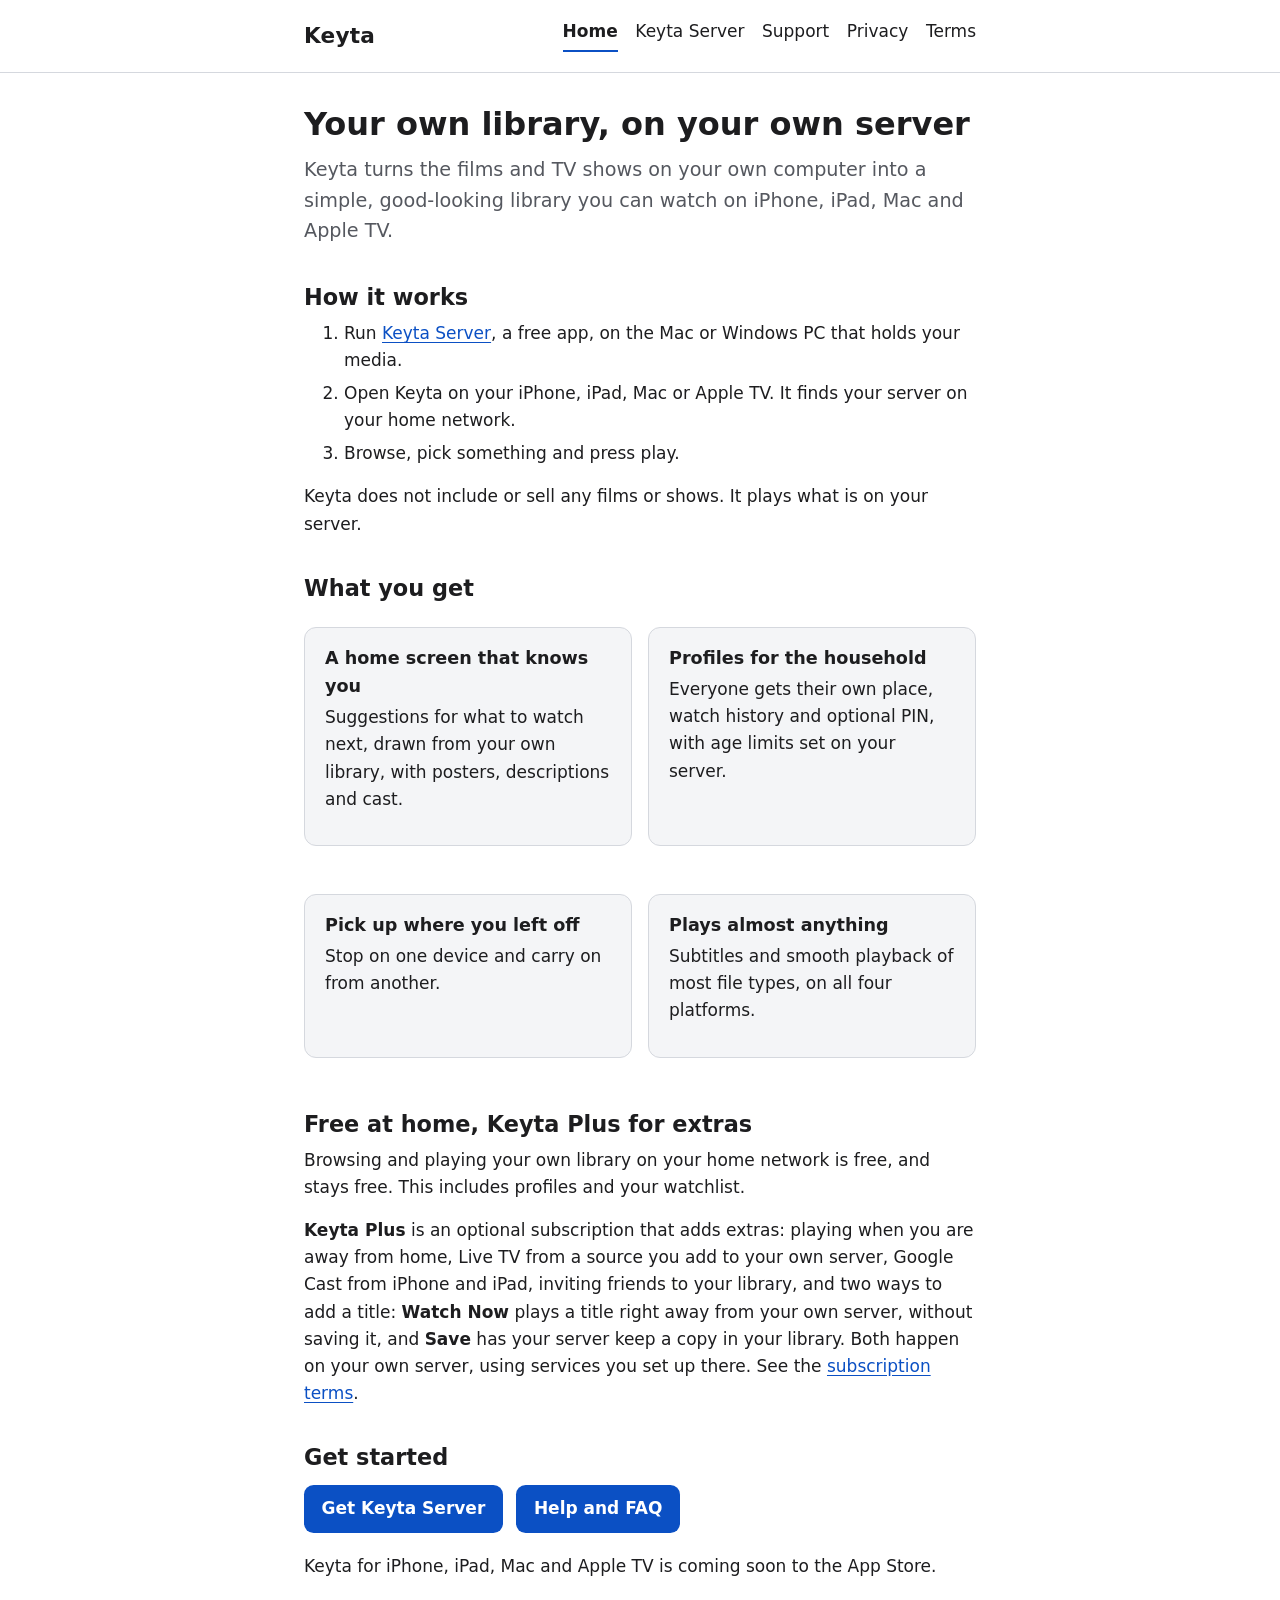
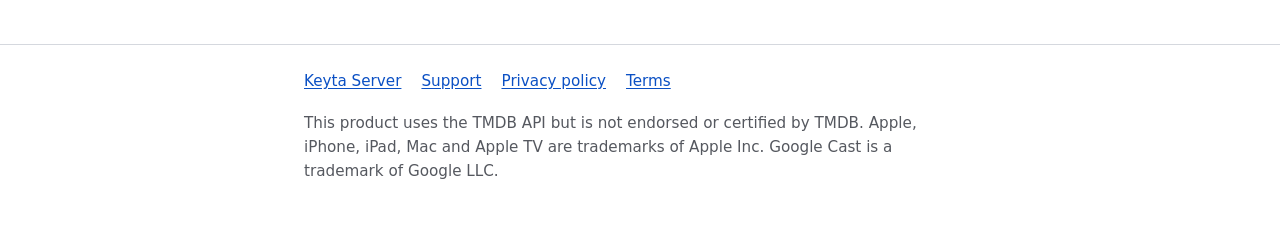
<file: index.html>
<!doctype html>
<html lang="en">
<head>
<meta charset="utf-8">
<meta name="viewport" content="width=device-width, initial-scale=1">
<meta name="color-scheme" content="light dark">
<title>Keyta: your own library, on your own server</title>
<meta name="description" content="Keyta turns the films and shows on your own computer into a simple library you can watch on iPhone, iPad, Mac and Apple TV.">
<link rel="stylesheet" href="style.css">
</head>
<body>
<a class="skip" href="#main">Skip to content</a>
<header class="site"><div class="wrap">
  <a class="brand" href="index.html">Keyta</a>
  <nav aria-label="Main"><ul>
    <li><a href="index.html" aria-current="page">Home</a></li>
    <li><a href="server.html">Keyta Server</a></li>
    <li><a href="support.html">Support</a></li>
    <li><a href="privacy.html">Privacy</a></li>
    <li><a href="terms.html">Terms</a></li>
  </ul></nav>
</div></header>

<main id="main"><div class="wrap">
  <h1>Your own library, on your own server</h1>
  <p class="lead">Keyta turns the films and TV shows on your own computer into a simple, good-looking library you can watch on iPhone, iPad, Mac and Apple TV.</p>

  <h2>How it works</h2>
  <ol>
    <li>Run <a href="server.html">Keyta Server</a>, a free app, on the Mac or Windows PC that holds your media.</li>
    <li>Open Keyta on your iPhone, iPad, Mac or Apple TV. It finds your server on your home network.</li>
    <li>Browse, pick something and press play.</li>
  </ol>
  <p>Keyta does not include or sell any films or shows. It plays what is on your server.</p>

  <h2>What you get</h2>
  <div class="grid">
    <div class="card"><h3>A home screen that knows you</h3><p>Suggestions for what to watch next, drawn from your own library, with posters, descriptions and cast.</p></div>
    <div class="card"><h3>Profiles for the household</h3><p>Everyone gets their own place, watch history and optional PIN, with age limits set on your server.</p></div>
    <div class="card"><h3>Pick up where you left off</h3><p>Stop on one device and carry on from another.</p></div>
    <div class="card"><h3>Plays almost anything</h3><p>Subtitles and smooth playback of most file types, on all four platforms.</p></div>
  </div>

  <h2>Free at home, Keyta Plus for extras</h2>
  <p>Browsing and playing your own library on your home network is free, and stays free. This includes profiles and your watchlist.</p>
  <p><strong>Keyta Plus</strong> is an optional subscription that adds extras: playing when you are away from home, Live TV from a source you add to your own server, Google Cast from iPhone and iPad, inviting friends to your library, and two ways to add a title: <strong>Watch Now</strong> plays a title right away from your own server, without saving it, and <strong>Save</strong> has your server keep a copy in your library. Both happen on your own server, using services you set up there. See the <a href="terms.html">subscription terms</a>.</p>

  <h2>Get started</h2>
  <p>
    <a class="button" href="server.html">Get Keyta Server</a>
    <a class="button" href="support.html">Help and FAQ</a>
  </p>
  <p>Keyta for iPhone, iPad, Mac and Apple TV is coming soon to the App Store.</p>
</div></main>

<footer class="site"><div class="wrap">
  <ul>
    <li><a href="server.html">Keyta Server</a></li>
    <li><a href="support.html">Support</a></li>
    <li><a href="privacy.html">Privacy policy</a></li>
    <li><a href="terms.html">Terms</a></li>
  </ul>
  <p>This product uses the TMDB API but is not endorsed or certified by TMDB. Apple, iPhone, iPad, Mac and Apple TV are trademarks of Apple Inc. Google Cast is a trademark of Google LLC.</p>
</div></footer>
</body>
</html>
</file>
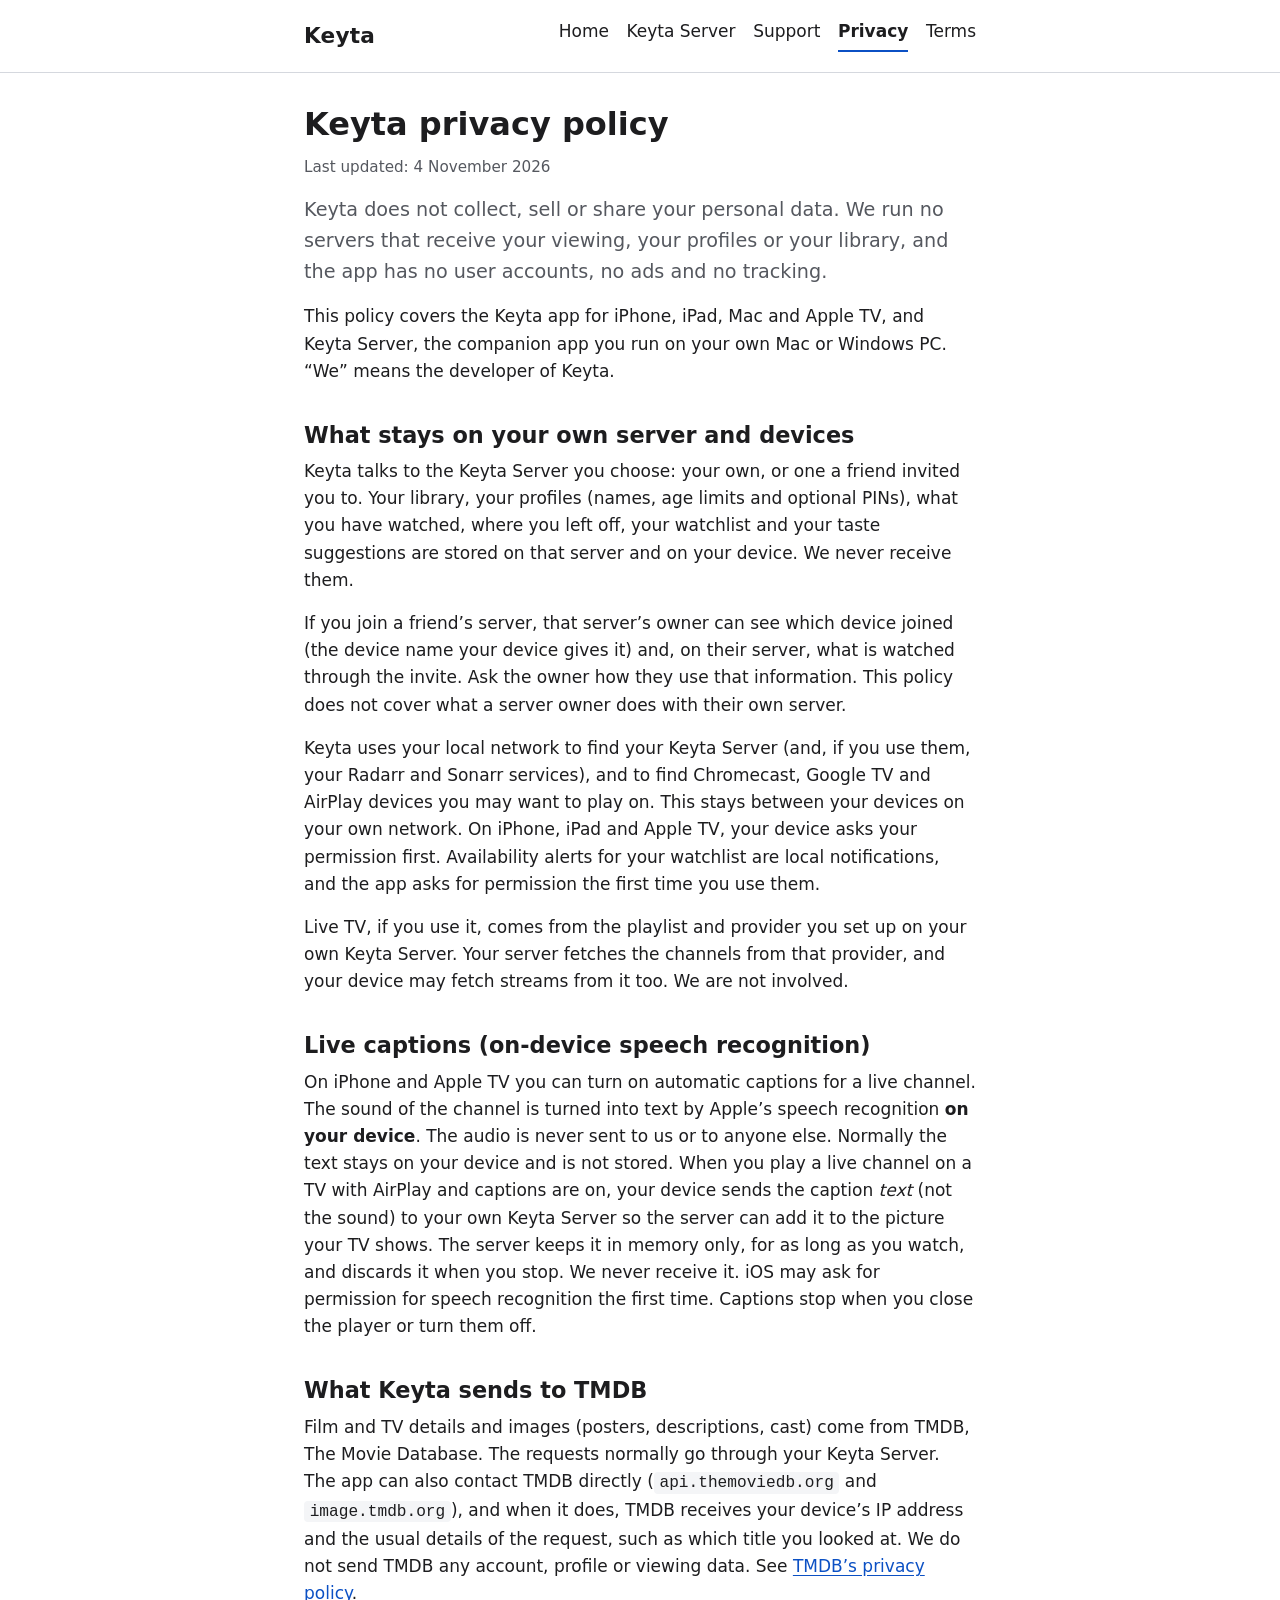
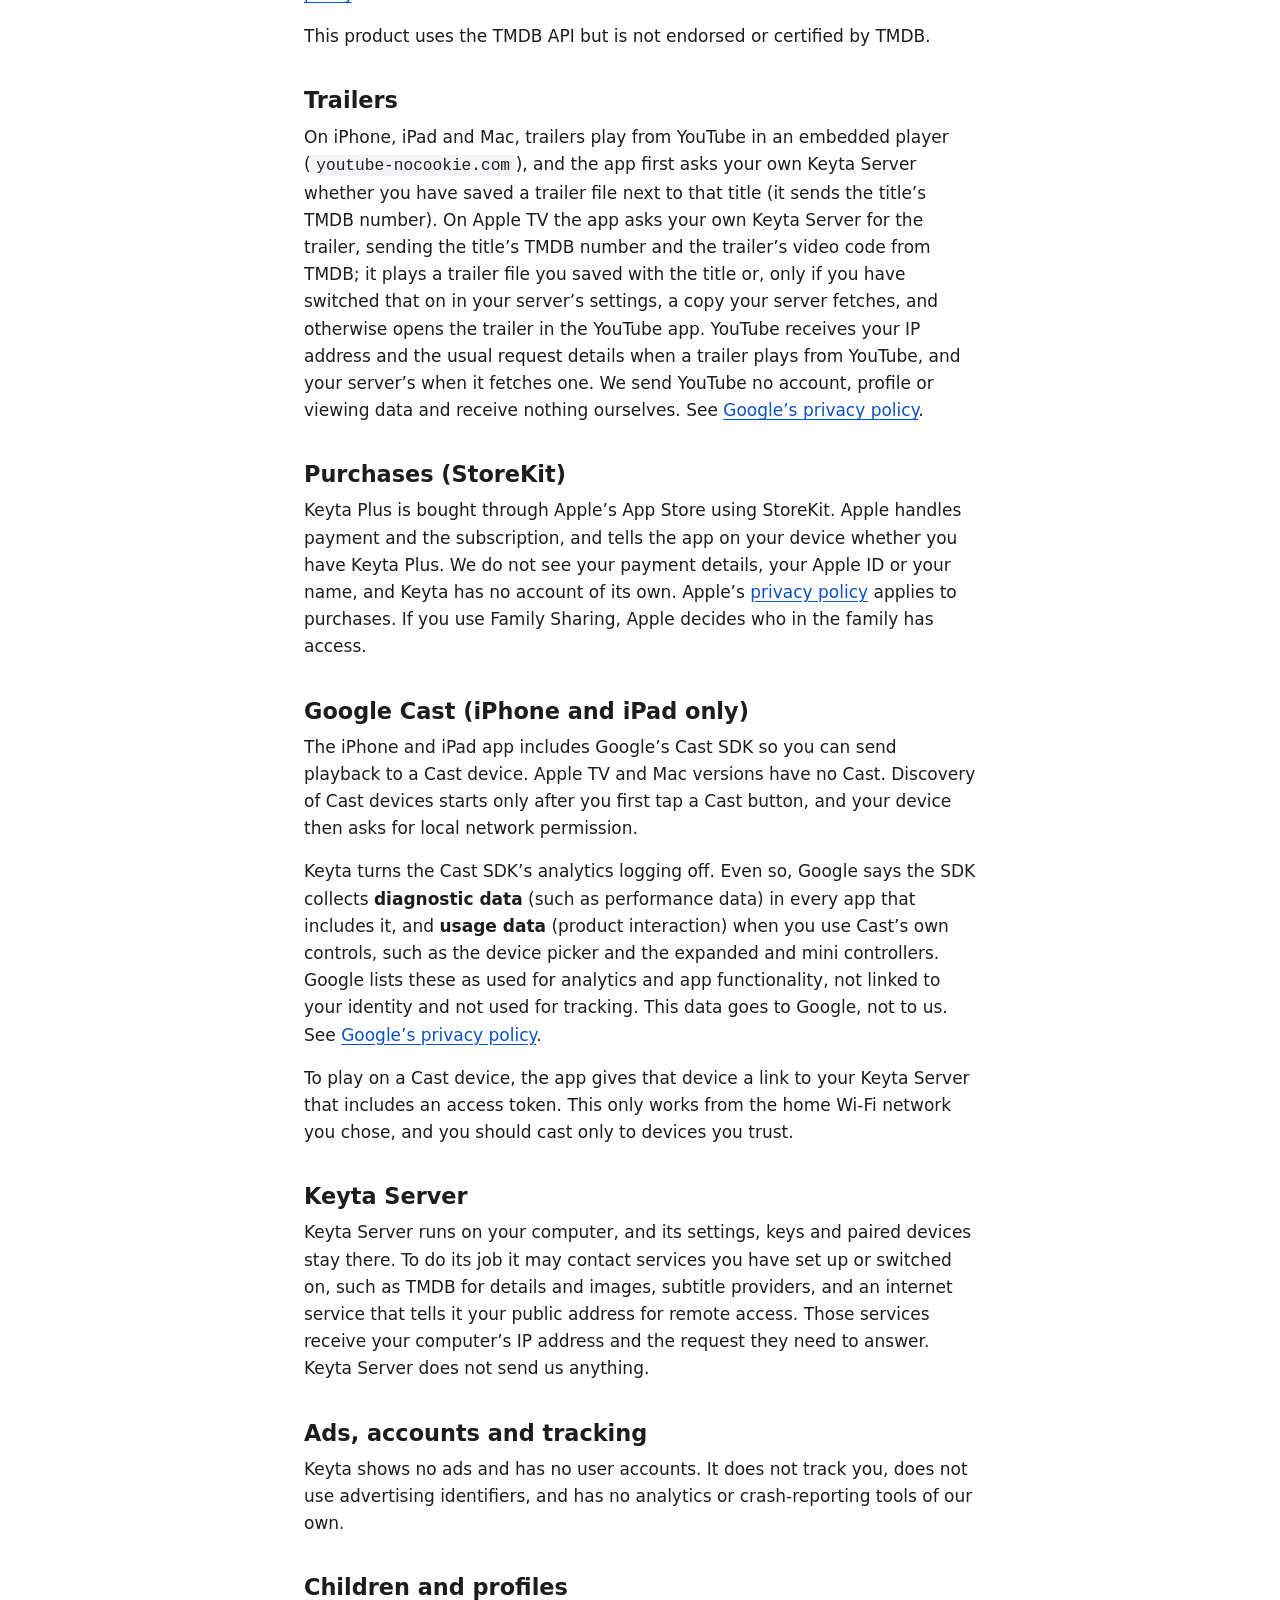
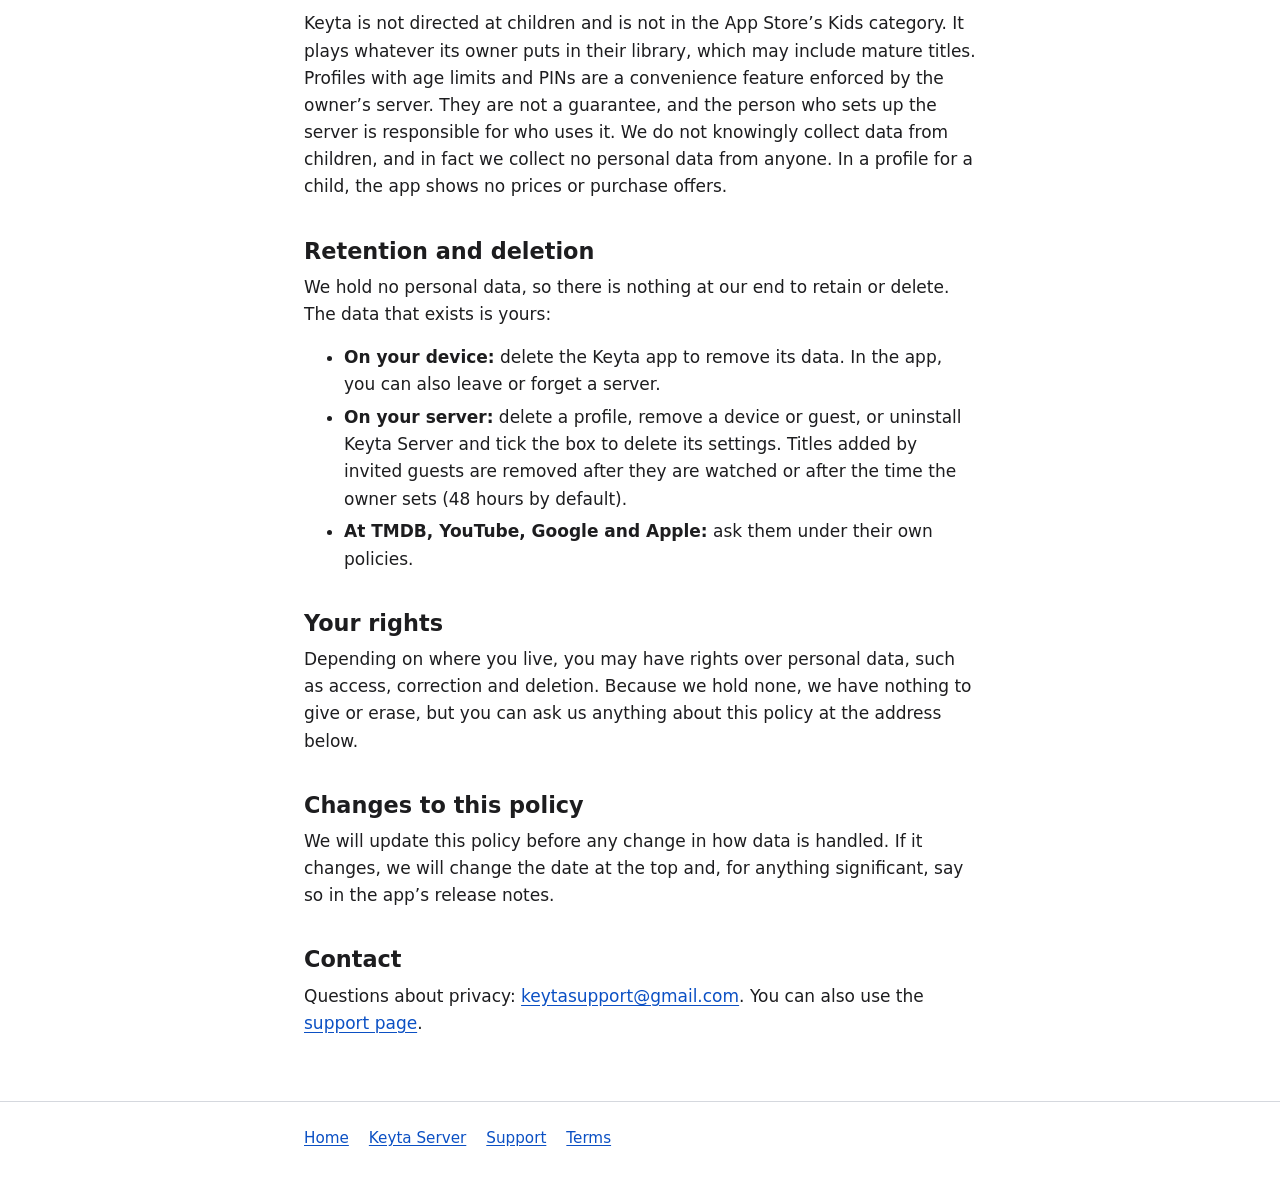
<file: privacy.html>
<!doctype html>
<html lang="en">
<head>
<meta charset="utf-8">
<meta name="viewport" content="width=device-width, initial-scale=1">
<meta name="color-scheme" content="light dark">
<title>Keyta privacy policy</title>
<meta name="description" content="What Keyta and Keyta Server do with your data: nothing is collected by the developer, and what each third party sees.">
<link rel="stylesheet" href="style.css">
</head>
<body>
<a class="skip" href="#main">Skip to content</a>
<header class="site"><div class="wrap">
  <a class="brand" href="index.html">Keyta</a>
  <nav aria-label="Main"><ul>
    <li><a href="index.html">Home</a></li>
    <li><a href="server.html">Keyta Server</a></li>
    <li><a href="support.html">Support</a></li>
    <li><a href="privacy.html" aria-current="page">Privacy</a></li>
    <li><a href="terms.html">Terms</a></li>
  </ul></nav>
</div></header>

<main id="main"><div class="wrap">
  <h1>Keyta privacy policy</h1>
  <p class="updated">Last updated: 4 November 2026</p>

  <p class="lead">Keyta does not collect, sell or share your personal data. We run no servers that receive your viewing, your profiles or your library, and the app has no user accounts, no ads and no tracking.</p>

  <p>This policy covers the Keyta app for iPhone, iPad, Mac and Apple TV, and Keyta Server, the companion app you run on your own Mac or Windows PC. &ldquo;We&rdquo; means the developer of Keyta.</p>

  <h2>What stays on your own server and devices</h2>
  <p>Keyta talks to the Keyta Server you choose: your own, or one a friend invited you to. Your library, your profiles (names, age limits and optional PINs), what you have watched, where you left off, your watchlist and your taste suggestions are stored on that server and on your device. We never receive them.</p>
  <p>If you join a friend&rsquo;s server, that server&rsquo;s owner can see which device joined (the device name your device gives it) and, on their server, what is watched through the invite. Ask the owner how they use that information. This policy does not cover what a server owner does with their own server.</p>
  <p>Keyta uses your local network to find your Keyta Server (and, if you use them, your Radarr and Sonarr services), and to find Chromecast, Google TV and AirPlay devices you may want to play on. This stays between your devices on your own network. On iPhone, iPad and Apple TV, your device asks your permission first. Availability alerts for your watchlist are local notifications, and the app asks for permission the first time you use them.</p>
  <p>Live TV, if you use it, comes from the playlist and provider you set up on your own Keyta Server. Your server fetches the channels from that provider, and your device may fetch streams from it too. We are not involved.</p>

  <h2>Live captions (on-device speech recognition)</h2>
  <p>On iPhone and Apple TV you can turn on automatic captions for a live channel. The sound of the channel is turned into text by Apple&rsquo;s speech recognition <strong>on your device</strong>. The audio is never sent to us or to anyone else. Normally the text stays on your device and is not stored. When you play a live channel on a TV with AirPlay and captions are on, your device sends the caption <em>text</em> (not the sound) to your own Keyta Server so the server can add it to the picture your TV shows. The server keeps it in memory only, for as long as you watch, and discards it when you stop. We never receive it. iOS may ask for permission for speech recognition the first time. Captions stop when you close the player or turn them off.</p>

  <h2>What Keyta sends to TMDB</h2>
  <p>Film and TV details and images (posters, descriptions, cast) come from TMDB, The Movie Database. The requests normally go through your Keyta Server. The app can also contact TMDB directly (<code>api.themoviedb.org</code> and <code>image.tmdb.org</code>), and when it does, TMDB receives your device&rsquo;s IP address and the usual details of the request, such as which title you looked at. We do not send TMDB any account, profile or viewing data. See <a href="https://www.themoviedb.org/privacy-policy">TMDB&rsquo;s privacy policy</a>.</p>
  <p>This product uses the TMDB API but is not endorsed or certified by TMDB.</p>

  <h2>Trailers</h2>
  <p>On iPhone, iPad and Mac, trailers play from YouTube in an embedded player (<code>youtube-nocookie.com</code>), and the app first asks your own Keyta Server whether you have saved a trailer file next to that title (it sends the title&rsquo;s TMDB number). On Apple TV the app asks your own Keyta Server for the trailer, sending the title&rsquo;s TMDB number and the trailer&rsquo;s video code from TMDB; it plays a trailer file you saved with the title or, only if you have switched that on in your server&rsquo;s settings, a copy your server fetches, and otherwise opens the trailer in the YouTube app. YouTube receives your IP address and the usual request details when a trailer plays from YouTube, and your server&rsquo;s when it fetches one. We send YouTube no account, profile or viewing data and receive nothing ourselves. See <a href="https://policies.google.com/privacy">Google&rsquo;s privacy policy</a>.</p>

  <h2>Purchases (StoreKit)</h2>
  <p>Keyta Plus is bought through Apple&rsquo;s App Store using StoreKit. Apple handles payment and the subscription, and tells the app on your device whether you have Keyta Plus. We do not see your payment details, your Apple ID or your name, and Keyta has no account of its own. Apple&rsquo;s <a href="https://www.apple.com/legal/privacy/">privacy policy</a> applies to purchases. If you use Family Sharing, Apple decides who in the family has access.</p>

  <h2>Google Cast (iPhone and iPad only)</h2>
  <p>The iPhone and iPad app includes Google&rsquo;s Cast SDK so you can send playback to a Cast device. Apple TV and Mac versions have no Cast. Discovery of Cast devices starts only after you first tap a Cast button, and your device then asks for local network permission.</p>
  <p>Keyta turns the Cast SDK&rsquo;s analytics logging off. Even so, Google says the SDK collects <strong>diagnostic data</strong> (such as performance data) in every app that includes it, and <strong>usage data</strong> (product interaction) when you use Cast&rsquo;s own controls, such as the device picker and the expanded and mini controllers. Google lists these as used for analytics and app functionality, not linked to your identity and not used for tracking. This data goes to Google, not to us. See <a href="https://policies.google.com/privacy">Google&rsquo;s privacy policy</a>.</p>
  <p>To play on a Cast device, the app gives that device a link to your Keyta Server that includes an access token. This only works from the home Wi-Fi network you chose, and you should cast only to devices you trust.</p>

  <h2>Keyta Server</h2>
  <p>Keyta Server runs on your computer, and its settings, keys and paired devices stay there. To do its job it may contact services you have set up or switched on, such as TMDB for details and images, subtitle providers, and an internet service that tells it your public address for remote access. Those services receive your computer&rsquo;s IP address and the request they need to answer. Keyta Server does not send us anything.</p>

  <h2>Ads, accounts and tracking</h2>
  <p>Keyta shows no ads and has no user accounts. It does not track you, does not use advertising identifiers, and has no analytics or crash-reporting tools of our own.</p>

  <h2>Children and profiles</h2>
  <p>Keyta is not directed at children and is not in the App Store&rsquo;s Kids category. It plays whatever its owner puts in their library, which may include mature titles. Profiles with age limits and PINs are a convenience feature enforced by the owner&rsquo;s server. They are not a guarantee, and the person who sets up the server is responsible for who uses it. We do not knowingly collect data from children, and in fact we collect no personal data from anyone. In a profile for a child, the app shows no prices or purchase offers.</p>

  <h2>Retention and deletion</h2>
  <p>We hold no personal data, so there is nothing at our end to retain or delete. The data that exists is yours:</p>
  <ul>
    <li><strong>On your device:</strong> delete the Keyta app to remove its data. In the app, you can also leave or forget a server.</li>
    <li><strong>On your server:</strong> delete a profile, remove a device or guest, or uninstall Keyta Server and tick the box to delete its settings. Titles added by invited guests are removed after they are watched or after the time the owner sets (48 hours by default).</li>
    <li><strong>At TMDB, YouTube, Google and Apple:</strong> ask them under their own policies.</li>
  </ul>

  <h2>Your rights</h2>
  <p>Depending on where you live, you may have rights over personal data, such as access, correction and deletion. Because we hold none, we have nothing to give or erase, but you can ask us anything about this policy at the address below.</p>

  <h2>Changes to this policy</h2>
  <p>We will update this policy before any change in how data is handled. If it changes, we will change the date at the top and, for anything significant, say so in the app&rsquo;s release notes.</p>

  <h2>Contact</h2>
  <p>Questions about privacy: <a href="mailto:keytasupport@gmail.com">keytasupport@gmail.com</a>. You can also use the <a href="support.html">support page</a>.</p>
</div></main>

<footer class="site"><div class="wrap">
  <ul>
    <li><a href="index.html">Home</a></li>
    <li><a href="server.html">Keyta Server</a></li>
    <li><a href="support.html">Support</a></li>
    <li><a href="terms.html">Terms</a></li>
  </ul>
</div></footer>
</body>
</html>
</file>
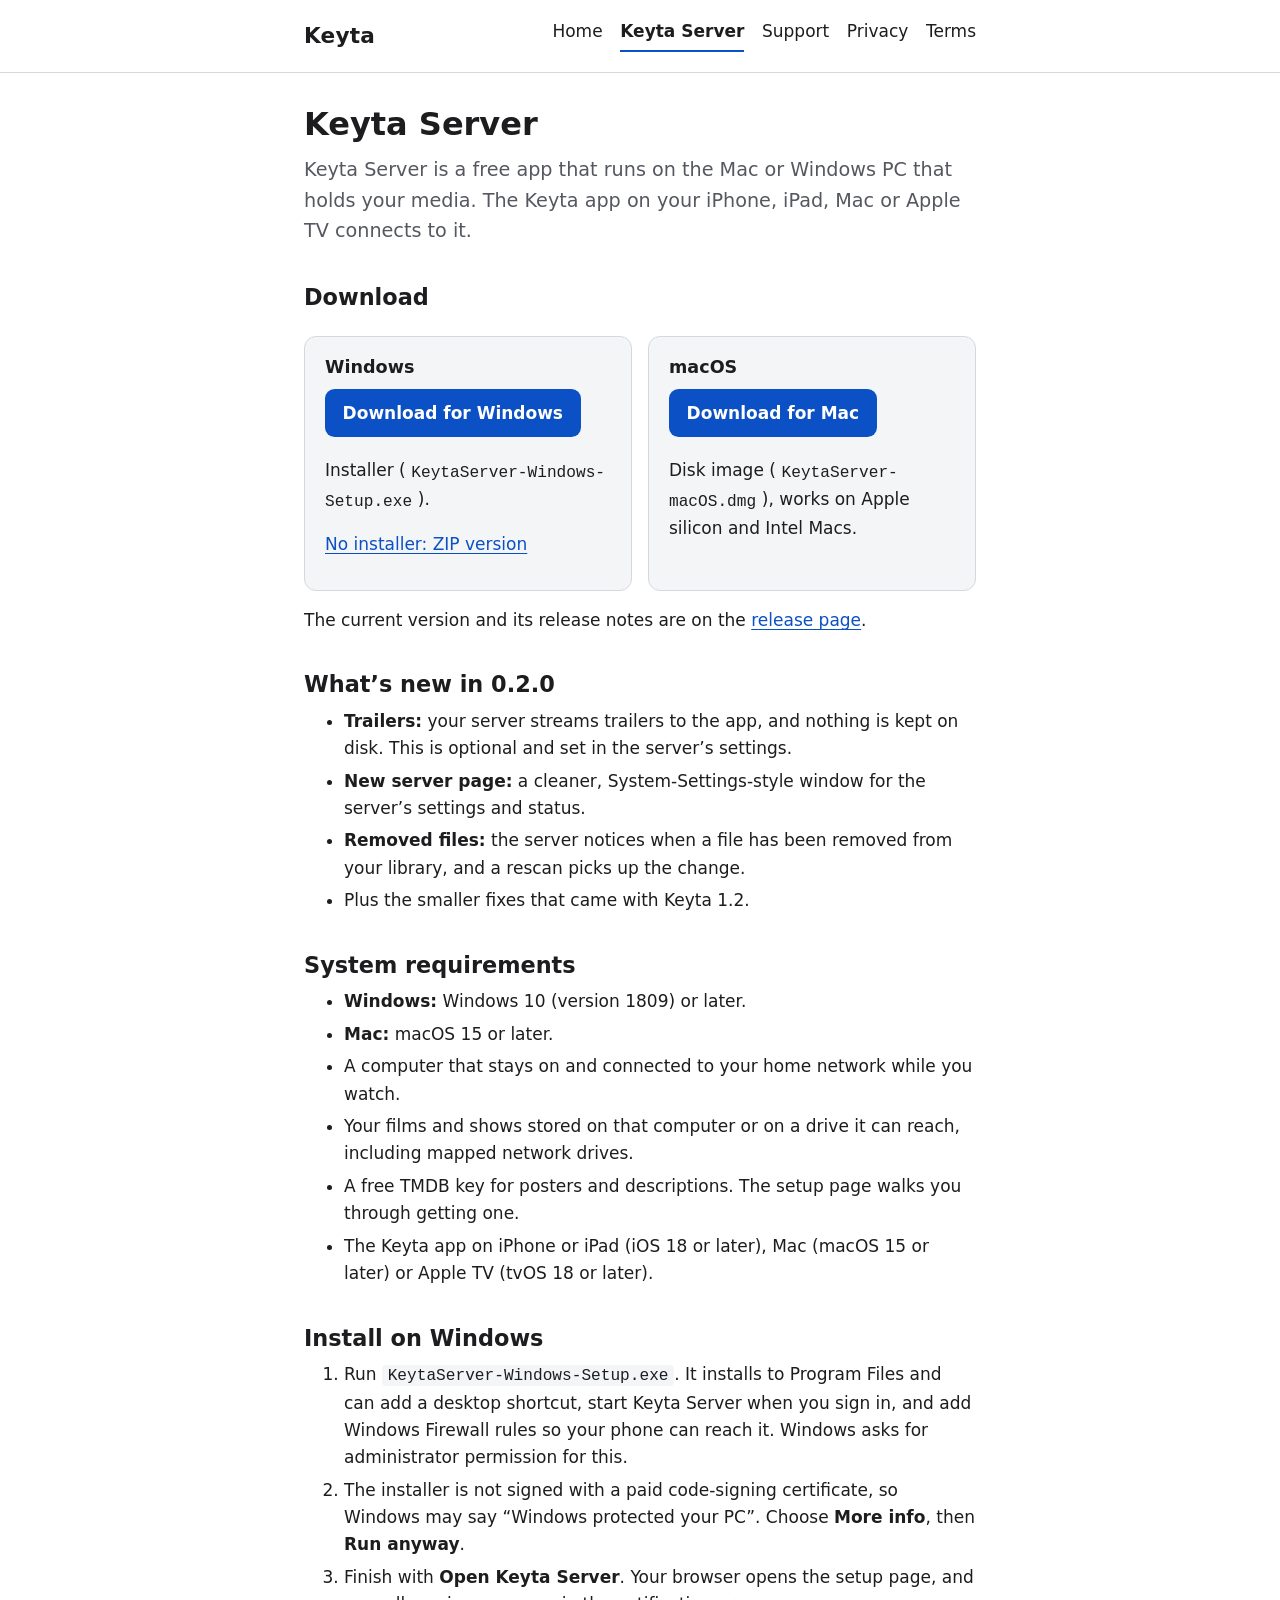
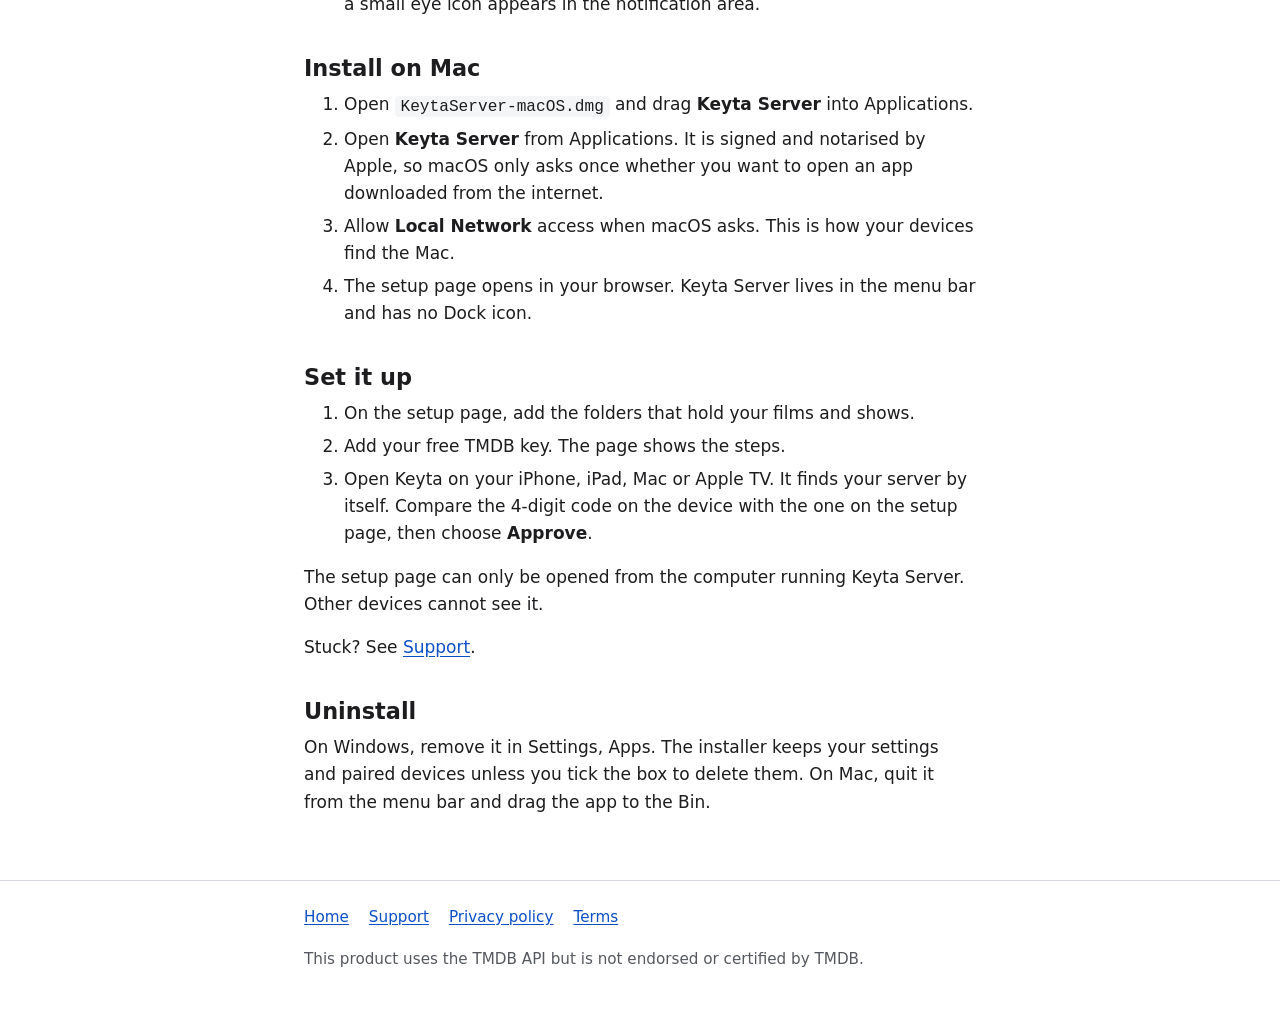
<file: server.html>
<!doctype html>
<html lang="en">
<head>
<meta charset="utf-8">
<meta name="viewport" content="width=device-width, initial-scale=1">
<meta name="color-scheme" content="light dark">
<title>Keyta Server: download for Windows and Mac</title>
<meta name="description" content="Download Keyta Server, the free app that shares the media on your Mac or Windows PC with the Keyta app.">
<link rel="stylesheet" href="style.css">
</head>
<body>
<a class="skip" href="#main">Skip to content</a>
<header class="site"><div class="wrap">
  <a class="brand" href="index.html">Keyta</a>
  <nav aria-label="Main"><ul>
    <li><a href="index.html">Home</a></li>
    <li><a href="server.html" aria-current="page">Keyta Server</a></li>
    <li><a href="support.html">Support</a></li>
    <li><a href="privacy.html">Privacy</a></li>
    <li><a href="terms.html">Terms</a></li>
  </ul></nav>
</div></header>

<main id="main"><div class="wrap">
  <h1>Keyta Server</h1>
  <p class="lead">Keyta Server is a free app that runs on the Mac or Windows PC that holds your media. The Keyta app on your iPhone, iPad, Mac or Apple TV connects to it.</p>

  <h2>Download</h2>
  <div class="grid">
    <div class="card">
      <h3>Windows</h3>
      <p><a class="button" href="https://github.com/rotero626/keyta/releases/latest/download/KeytaServer-Windows-Setup.exe">Download for Windows</a></p>
      <p>Installer (<code>KeytaServer-Windows-Setup.exe</code>).</p>
      
      <p><a href="https://github.com/rotero626/keyta/releases/latest/download/KeytaServer-Windows.zip">No installer: ZIP version</a></p>
    </div>
    <div class="card">
      <h3>macOS</h3>
      <p><a class="button" href="https://github.com/rotero626/keyta/releases/latest/download/KeytaServer-macOS.dmg">Download for Mac</a></p>
      <p>Disk image (<code>KeytaServer-macOS.dmg</code>), works on Apple silicon and Intel Macs.</p>
      
    </div>
  </div>
  <p>The current version and its release notes are on the <a href="https://github.com/rotero626/keyta/releases/latest">release page</a>.</p>

  <h2>What&rsquo;s new in 0.2.0</h2>
  <ul>
    <li><strong>Trailers:</strong> your server streams trailers to the app, and nothing is kept on disk. This is optional and set in the server&rsquo;s settings.</li>
    <li><strong>New server page:</strong> a cleaner, System-Settings-style window for the server&rsquo;s settings and status.</li>
    <li><strong>Removed files:</strong> the server notices when a file has been removed from your library, and a rescan picks up the change.</li>
    <li>Plus the smaller fixes that came with Keyta 1.2.</li>
  </ul>

  <h2>System requirements</h2>
  <ul>
    <li><strong>Windows:</strong> Windows 10 (version 1809) or later.</li>
    <li><strong>Mac:</strong> macOS 15 or later.</li>
    <li>A computer that stays on and connected to your home network while you watch.</li>
    <li>Your films and shows stored on that computer or on a drive it can reach, including mapped network drives.</li>
    <li>A free TMDB key for posters and descriptions. The setup page walks you through getting one.</li>
    <li>The Keyta app on iPhone or iPad (iOS 18 or later), Mac (macOS 15 or later) or Apple TV (tvOS 18 or later).</li>
  </ul>

  <h2>Install on Windows</h2>
  <ol>
    <li>Run <code>KeytaServer-Windows-Setup.exe</code>. It installs to Program Files and can add a desktop shortcut, start Keyta Server when you sign in, and add Windows Firewall rules so your phone can reach it. Windows asks for administrator permission for this.</li>
    <li>The installer is not signed with a paid code-signing certificate, so Windows may say &ldquo;Windows protected your PC&rdquo;. Choose <strong>More info</strong>, then <strong>Run anyway</strong>.</li>
    <li>Finish with <strong>Open Keyta Server</strong>. Your browser opens the setup page, and a small eye icon appears in the notification area.</li>
  </ol>

  <h2>Install on Mac</h2>
  <ol>
    <li>Open <code>KeytaServer-macOS.dmg</code> and drag <strong>Keyta Server</strong> into Applications.</li>
    <li>Open <strong>Keyta Server</strong> from Applications. It is signed and notarised by Apple, so macOS only asks once whether you want to open an app downloaded from the internet.</li>
    <li>Allow <strong>Local Network</strong> access when macOS asks. This is how your devices find the Mac.</li>
    <li>The setup page opens in your browser. Keyta Server lives in the menu bar and has no Dock icon.</li>
  </ol>

  <h2>Set it up</h2>
  <ol>
    <li>On the setup page, add the folders that hold your films and shows.</li>
    <li>Add your free TMDB key. The page shows the steps.</li>
    <li>Open Keyta on your iPhone, iPad, Mac or Apple TV. It finds your server by itself. Compare the 4-digit code on the device with the one on the setup page, then choose <strong>Approve</strong>.</li>
  </ol>
  <p>The setup page can only be opened from the computer running Keyta Server. Other devices cannot see it.</p>
  <p>Stuck? See <a href="support.html">Support</a>.</p>

  <h2>Uninstall</h2>
  <p>On Windows, remove it in Settings, Apps. The installer keeps your settings and paired devices unless you tick the box to delete them. On Mac, quit it from the menu bar and drag the app to the Bin.</p>
</div></main>

<footer class="site"><div class="wrap">
  <ul>
    <li><a href="index.html">Home</a></li>
    <li><a href="support.html">Support</a></li>
    <li><a href="privacy.html">Privacy policy</a></li>
    <li><a href="terms.html">Terms</a></li>
  </ul>
  <p>This product uses the TMDB API but is not endorsed or certified by TMDB.</p>
</div></footer>
</body>
</html>
</file>
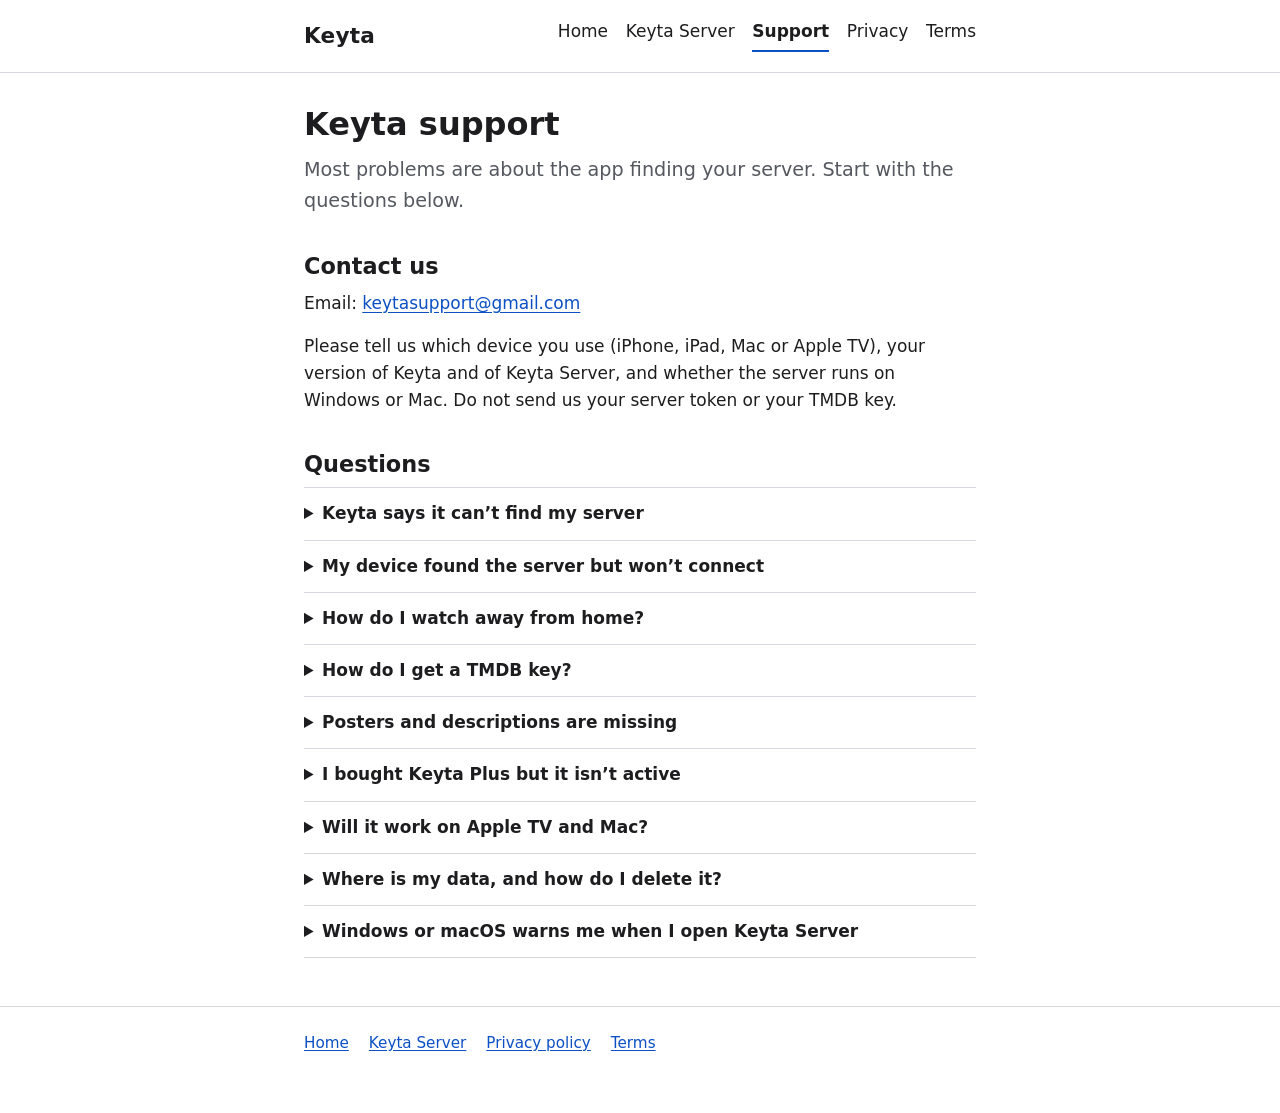
<file: support.html>
<!doctype html>
<html lang="en">
<head>
<meta charset="utf-8">
<meta name="viewport" content="width=device-width, initial-scale=1">
<meta name="color-scheme" content="light dark">
<title>Keyta support</title>
<meta name="description" content="Help with Keyta and Keyta Server: finding your server, watching away from home, the TMDB key, and how to contact us.">
<link rel="stylesheet" href="style.css">
</head>
<body>
<a class="skip" href="#main">Skip to content</a>
<header class="site"><div class="wrap">
  <a class="brand" href="index.html">Keyta</a>
  <nav aria-label="Main"><ul>
    <li><a href="index.html">Home</a></li>
    <li><a href="server.html">Keyta Server</a></li>
    <li><a href="support.html" aria-current="page">Support</a></li>
    <li><a href="privacy.html">Privacy</a></li>
    <li><a href="terms.html">Terms</a></li>
  </ul></nav>
</div></header>

<main id="main"><div class="wrap">
  <h1>Keyta support</h1>
  <p class="lead">Most problems are about the app finding your server. Start with the questions below.</p>

  <h2>Contact us</h2>
  <p>Email: <a href="mailto:keytasupport@gmail.com">keytasupport@gmail.com</a></p>
  <p>Please tell us which device you use (iPhone, iPad, Mac or Apple TV), your version of Keyta and of Keyta Server, and whether the server runs on Windows or Mac. Do not send us your server token or your TMDB key.</p>

  <h2>Questions</h2>

  <details>
    <summary>Keyta says it can&rsquo;t find my server</summary>
    <ol>
      <li>Check that <a href="server.html">Keyta Server</a> is running on your computer. Look for its icon in the Windows notification area or the Mac menu bar, and choose <strong>Open Keyta Setup</strong>. If the page opens, the server is up.</li>
      <li>Make sure your device and the computer are on the <strong>same Wi-Fi or network</strong>. Guest networks and some mesh or router settings (&ldquo;client isolation&rdquo;) stop devices seeing each other. A VPN on the device can also get in the way, so try turning it off.</li>
      <li>Allow <strong>Local Network</strong> access to Keyta. On iPhone and iPad: Settings, Privacy &amp; Security, Local Network, then switch Keyta on. On Mac, also allow it for Keyta Server in System Settings, Privacy &amp; Security.</li>
      <li>On Windows, the firewall must allow Keyta Server on private networks (ports 8097 and 8497). The installer offers to add the rules. If you skipped them, run the installer again, or allow the app when Windows asks. Your network must be set to <strong>Private</strong>, not Public.</li>
      <li>Make sure the computer is awake. A sleeping computer cannot be found.</li>
      <li>Still no luck? Enter the address by hand. The setup page shows your computer&rsquo;s address in large type at the top. In Keyta, choose to add a server by address and type it in (it looks like <code>192.168.1.20:8097</code>).</li>
    </ol>
  </details>

  <details>
    <summary>My device found the server but won&rsquo;t connect</summary>
    <p>The first time, you must approve the device on the setup page on the computer: compare the 4-digit code shown on the device with the one on the page, then choose <strong>Approve</strong>. The setup page opens only on the computer that runs Keyta Server.</p>
  </details>

  <details>
    <summary>How do I watch away from home?</summary>
    <p>Playing away from home is part of <a href="terms.html">Keyta Plus</a>. Your server needs to be reachable from the internet:</p>
    <ol>
      <li>On the setup page, open the <strong>Sharing</strong> section and switch on remote access.</li>
      <li>Keyta Server asks your router to open its port automatically (NAT-PMP or UPnP). If it works, the page shows the status as mapped, with your public address.</li>
      <li>If the router refuses, forward the port by hand: in your router&rsquo;s settings, forward the <strong>TCP</strong> port shown on the setup page (the secure remote port, <code>8497</code> by default) to your computer&rsquo;s address on your home network, then choose manual mode in Sharing. Give the computer a fixed address on the router first, so the forward keeps working.</li>
      <li>Some internet providers put many customers behind one shared address (CGNAT) or block incoming connections. In that case port forwarding cannot work. Ask your provider for a public address.</li>
    </ol>
    <p>Friends you invite play your library, home or away, with a single-use invite link valid for 7 days. Creating invites is part of Keyta Plus.</p>
  </details>

  <details>
    <summary>How do I get a TMDB key?</summary>
    <p>Keyta Server uses a free key from TMDB (The Movie Database) to show posters and descriptions. It is free for personal use.</p>
    <ol>
      <li>Create a free account at <a href="https://www.themoviedb.org/signup">themoviedb.org/signup</a> and confirm your email.</li>
      <li>Open <a href="https://www.themoviedb.org/settings/api">themoviedb.org/settings/api</a> (or click your picture, then Settings, then API).</li>
      <li>Choose <strong>Create</strong> (or <strong>Request an API Key</strong>), then <strong>Developer</strong>, and accept the terms.</li>
      <li>On the form, set the type of use to <strong>Personal</strong>, and give any application name, a web address such as <code>http://localhost</code> and a one-line summary.</li>
      <li>Copy the <strong>API Read Access Token</strong> (the long one) or the <strong>API Key</strong> (32 characters). Paste it into the TMDB step on the setup page and choose <strong>Check and save</strong>.</li>
    </ol>
    <p>The key stays on your computer and is not shown again after saving. Your devices use the server&rsquo;s key automatically.</p>
  </details>

  <details>
    <summary>Posters and descriptions are missing</summary>
    <p>This almost always means the TMDB key is missing or wrong. Open the setup page, go to the TMDB step and use <strong>Check and save</strong> with a fresh key (see above).</p>
  </details>

  <details>
    <summary>I bought Keyta Plus but it isn&rsquo;t active</summary>
    <p>In Keyta, open Settings, then Keyta Plus, and choose <strong>Restore Purchases</strong>. Make sure you are signed in to the same Apple account you bought with. Plus belongs to your Apple account, not to a Keyta account. See the <a href="terms.html">subscription terms</a> to cancel or manage it.</p>
  </details>

  <details>
    <summary>Will it work on Apple TV and Mac?</summary>
    <p>Yes. Keyta runs on iPhone, iPad, Mac and Apple TV. Google Cast is available on iPhone and iPad only, and joining a friend&rsquo;s server with an invite link is not available on Apple TV.</p>
  </details>

  <details>
    <summary>Where is my data, and how do I delete it?</summary>
    <p>On your own server and your own devices. See the <a href="privacy.html">privacy policy</a>.</p>
  </details>

  <details>
    <summary>Windows or macOS warns me when I open Keyta Server</summary>
    <p>Keyta Server is not yet signed with a paid certificate, so Windows SmartScreen and macOS Gatekeeper warn about it. Follow the steps on the <a href="server.html">Keyta Server page</a> (More info, then Run anyway on Windows; right-click, then Open on Mac).</p>
  </details>
</div></main>

<footer class="site"><div class="wrap">
  <ul>
    <li><a href="index.html">Home</a></li>
    <li><a href="server.html">Keyta Server</a></li>
    <li><a href="privacy.html">Privacy policy</a></li>
    <li><a href="terms.html">Terms</a></li>
  </ul>
</div></footer>
</body>
</html>
</file>
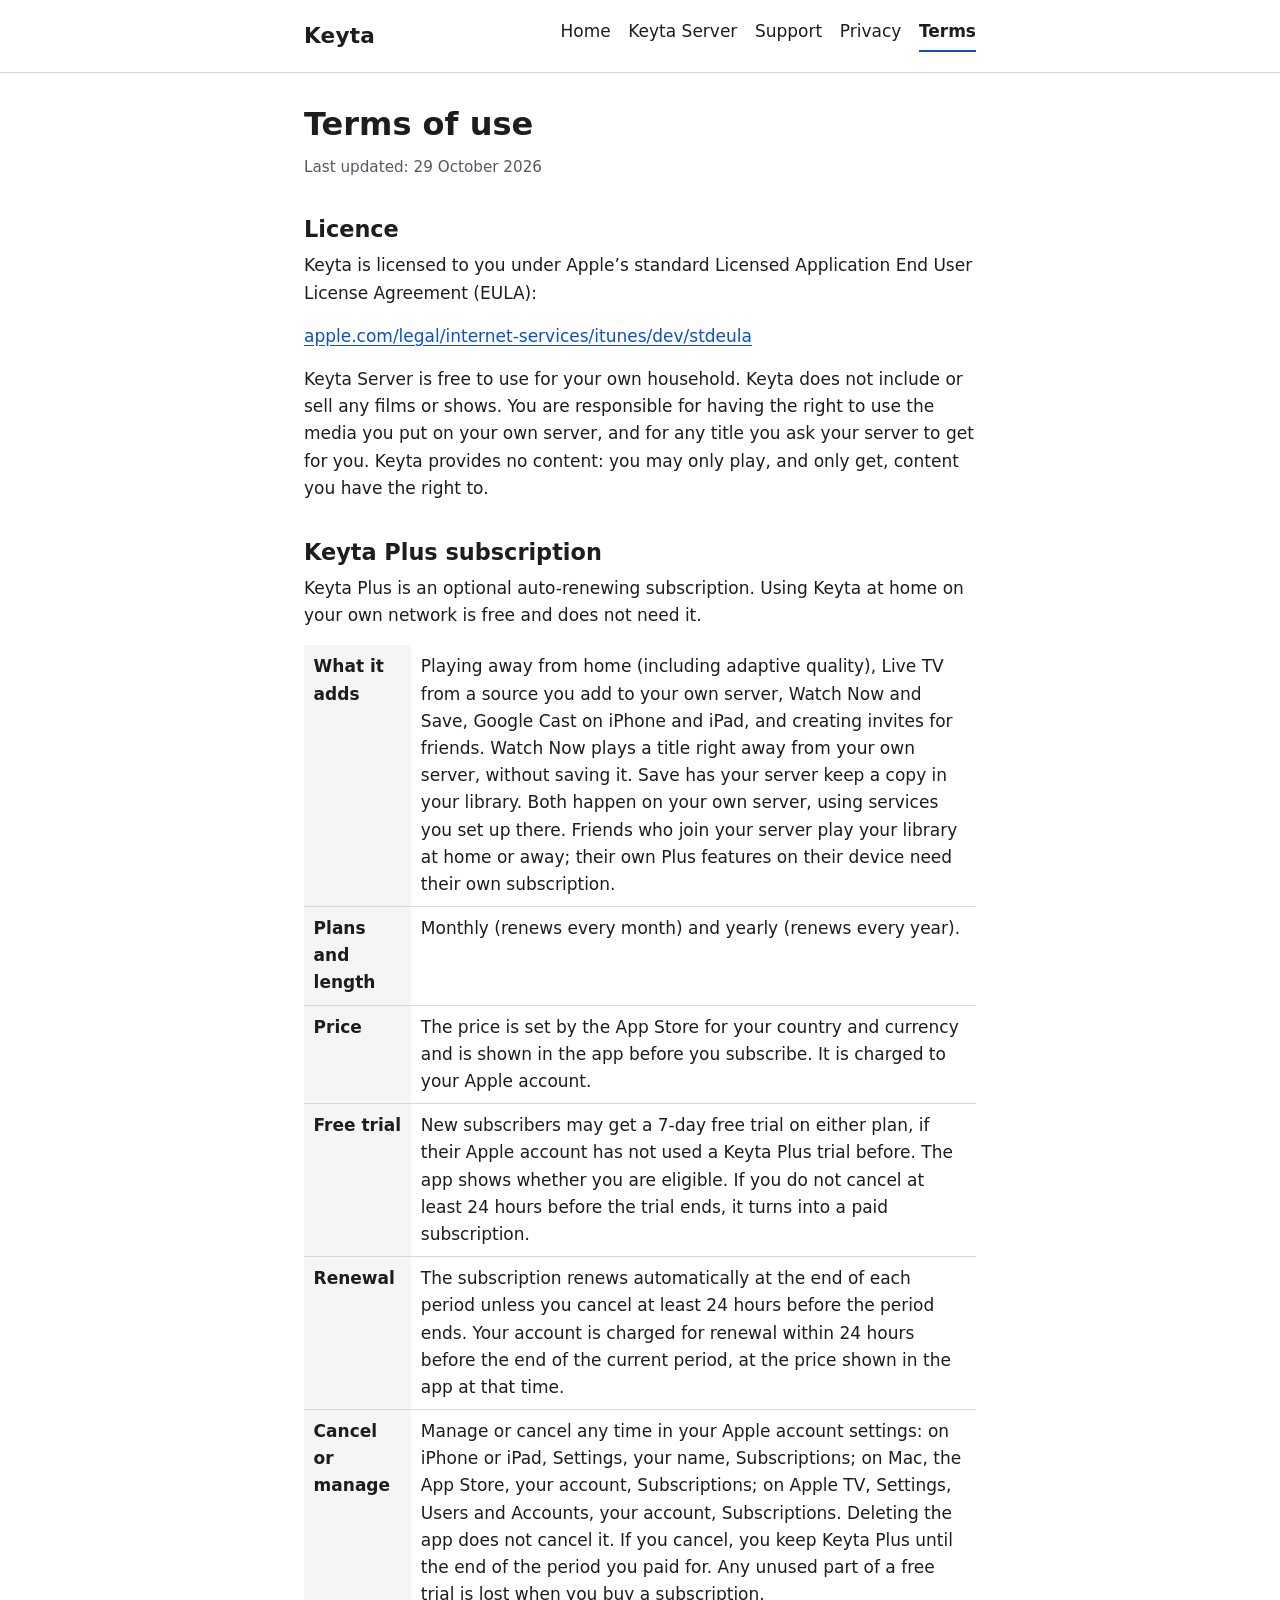
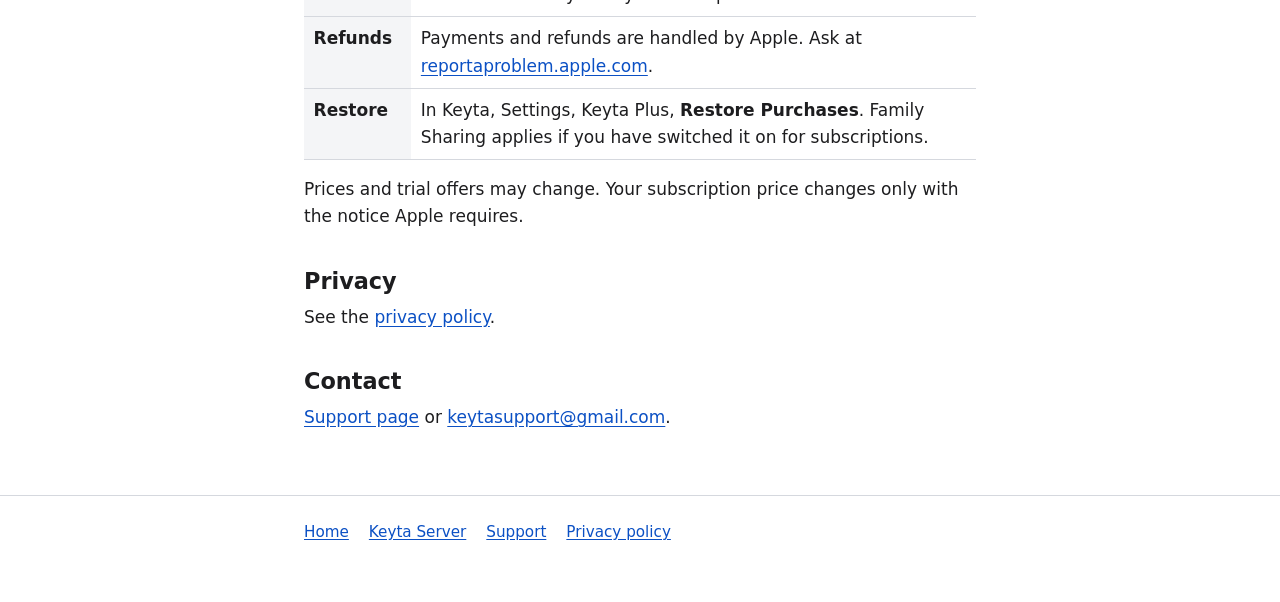
<file: terms.html>
<!doctype html>
<html lang="en">
<head>
<meta charset="utf-8">
<meta name="viewport" content="width=device-width, initial-scale=1">
<meta name="color-scheme" content="light dark">
<title>Keyta terms of use</title>
<meta name="description" content="Terms of use for Keyta, and a plain summary of the Keyta Plus subscription: length, price, renewal, trial and how to cancel.">
<link rel="stylesheet" href="style.css">
</head>
<body>
<a class="skip" href="#main">Skip to content</a>
<header class="site"><div class="wrap">
  <a class="brand" href="index.html">Keyta</a>
  <nav aria-label="Main"><ul>
    <li><a href="index.html">Home</a></li>
    <li><a href="server.html">Keyta Server</a></li>
    <li><a href="support.html">Support</a></li>
    <li><a href="privacy.html">Privacy</a></li>
    <li><a href="terms.html" aria-current="page">Terms</a></li>
  </ul></nav>
</div></header>

<main id="main"><div class="wrap">
  <h1>Terms of use</h1>
  <p class="updated">Last updated: 29 October 2026</p>

  <h2>Licence</h2>
  <p>Keyta is licensed to you under Apple&rsquo;s standard Licensed Application End User License Agreement (EULA):</p>
  <p><a href="https://www.apple.com/legal/internet-services/itunes/dev/stdeula/">apple.com/legal/internet-services/itunes/dev/stdeula</a></p>
  <p>Keyta Server is free to use for your own household. Keyta does not include or sell any films or shows. You are responsible for having the right to use the media you put on your own server, and for any title you ask your server to get for you. Keyta provides no content: you may only play, and only get, content you have the right to.</p>

  <h2>Keyta Plus subscription</h2>
  <p>Keyta Plus is an optional auto-renewing subscription. Using Keyta at home on your own network is free and does not need it.</p>
  <div class="tablewrap"><table>
    <tbody>
      <tr><th scope="row">What it adds</th><td>Playing away from home (including adaptive quality), Live TV from a source you add to your own server, Watch Now and Save, Google Cast on iPhone and iPad, and creating invites for friends. Watch Now plays a title right away from your own server, without saving it. Save has your server keep a copy in your library. Both happen on your own server, using services you set up there. Friends who join your server play your library at home or away; their own Plus features on their device need their own subscription.</td></tr>
      <tr><th scope="row">Plans and length</th><td>Monthly (renews every month) and yearly (renews every year).</td></tr>
      <tr><th scope="row">Price</th><td>The price is set by the App Store for your country and currency and is shown in the app before you subscribe. It is charged to your Apple account.</td></tr>
      <tr><th scope="row">Free trial</th><td>New subscribers may get a 7-day free trial on either plan, if their Apple account has not used a Keyta Plus trial before. The app shows whether you are eligible. If you do not cancel at least 24 hours before the trial ends, it turns into a paid subscription.</td></tr>
      <tr><th scope="row">Renewal</th><td>The subscription renews automatically at the end of each period unless you cancel at least 24 hours before the period ends. Your account is charged for renewal within 24 hours before the end of the current period, at the price shown in the app at that time.</td></tr>
      <tr><th scope="row">Cancel or manage</th><td>Manage or cancel any time in your Apple account settings: on iPhone or iPad, Settings, your name, Subscriptions; on Mac, the App Store, your account, Subscriptions; on Apple TV, Settings, Users and Accounts, your account, Subscriptions. Deleting the app does not cancel it. If you cancel, you keep Keyta Plus until the end of the period you paid for. Any unused part of a free trial is lost when you buy a subscription.</td></tr>
      <tr><th scope="row">Refunds</th><td>Payments and refunds are handled by Apple. Ask at <a href="https://reportaproblem.apple.com/">reportaproblem.apple.com</a>.</td></tr>
      <tr><th scope="row">Restore</th><td>In Keyta, Settings, Keyta Plus, <strong>Restore Purchases</strong>. Family Sharing applies if you have switched it on for subscriptions.</td></tr>
    </tbody>
  </table></div>
  <p>Prices and trial offers may change. Your subscription price changes only with the notice Apple requires.</p>

  <h2>Privacy</h2>
  <p>See the <a href="privacy.html">privacy policy</a>.</p>

  <h2>Contact</h2>
  <p><a href="support.html">Support page</a> or <a href="mailto:keytasupport@gmail.com">keytasupport@gmail.com</a>.</p>
</div></main>

<footer class="site"><div class="wrap">
  <ul>
    <li><a href="index.html">Home</a></li>
    <li><a href="server.html">Keyta Server</a></li>
    <li><a href="support.html">Support</a></li>
    <li><a href="privacy.html">Privacy policy</a></li>
  </ul>
</div></footer>
</body>
</html>
</file>
<file: style.css>
/* Keyta site. One stylesheet, no fonts or scripts from anywhere else. */
:root {
  --bg: #ffffff;
  --surface: #f4f5f7;
  --text: #1d1d1f;
  --muted: #55585f;
  --link: #0b50c4;
  --border: #d5d8de;
  --accent: #0b50c4;
  --on-accent: #ffffff;
  --todo-bg: #fff3c4;
  --todo-text: #4a3b00;
}
@media (prefers-color-scheme: dark) {
  :root {
    --bg: #121316;
    --surface: #1d1f24;
    --text: #f2f3f5;
    --muted: #b4b8c1;
    --link: #8db4ff;
    --border: #363a43;
    --accent: #8db4ff;
    --on-accent: #0b1220;
    --todo-bg: #4a3b00;
    --todo-text: #fff3c4;
  }
}
* { box-sizing: border-box; }
html { -webkit-text-size-adjust: 100%; }
body {
  margin: 0;
  background: var(--bg);
  color: var(--text);
  font: 1.0625rem/1.6 system-ui, -apple-system, "Segoe UI", Roboto, "Helvetica Neue", Arial, sans-serif;
}
a { color: var(--link); text-underline-offset: 0.15em; }
a:focus-visible, summary:focus-visible { outline: 3px solid var(--accent); outline-offset: 2px; border-radius: 2px; }
.skip { position: absolute; left: -999px; top: 0; background: var(--accent); color: var(--on-accent); padding: .5rem 1rem; z-index: 10; }
.skip:focus { left: 0; }
.wrap { max-width: 44rem; margin: 0 auto; padding: 0 1rem; }
header.site { border-bottom: 1px solid var(--border); }
header.site .wrap { display: flex; flex-wrap: wrap; align-items: center; justify-content: space-between; gap: .5rem 1.5rem; padding-top: .9rem; padding-bottom: .9rem; }
.brand { font-weight: 700; font-size: 1.35rem; color: var(--text); text-decoration: none; letter-spacing: .01em; }
nav ul { list-style: none; display: flex; flex-wrap: wrap; gap: .25rem 1.1rem; margin: 0; padding: 0; }
nav a { color: var(--text); text-decoration: none; padding: .25rem 0; display: inline-block; }
nav a:hover { text-decoration: underline; }
nav a[aria-current="page"] { font-weight: 700; border-bottom: 2px solid var(--accent); }
main { padding: 2rem 0 3rem; }
h1 { font-size: 2rem; line-height: 1.2; margin: 0 0 .75rem; }
h2 { font-size: 1.4rem; line-height: 1.3; margin: 2.25rem 0 .5rem; }
h3 { font-size: 1.1rem; margin: 1.5rem 0 .25rem; }
p, ul, ol { margin: 0 0 1rem; }
li { margin-bottom: .35rem; }
.lead { font-size: 1.2rem; color: var(--muted); }
.updated { color: var(--muted); font-size: .95rem; }
.card { background: var(--surface); border: 1px solid var(--border); border-radius: .75rem; padding: 1rem 1.25rem; margin: 1rem 0; }
.card h2, .card h3 { margin-top: 0; }
.grid { display: grid; gap: 1rem; grid-template-columns: repeat(auto-fit, minmax(14rem, 1fr)); }
.button { display: inline-block; background: var(--accent); color: var(--on-accent); font-weight: 600; padding: .65rem 1.1rem; border-radius: .6rem; text-decoration: none; margin: .25rem .5rem .25rem 0; }
.button:hover { filter: brightness(1.08); }
.todo { background: var(--todo-bg); color: var(--todo-text); padding: 0 .35em; border-radius: .25rem; font-weight: 600; }
details { border-top: 1px solid var(--border); padding: .75rem 0; }
details:last-of-type { border-bottom: 1px solid var(--border); }
summary { cursor: pointer; font-weight: 600; }
details > :not(summary) { margin-top: .6rem; }
table { border-collapse: collapse; width: 100%; margin: 0 0 1rem; }
th, td { text-align: left; vertical-align: top; padding: .5rem .6rem; border-bottom: 1px solid var(--border); }
th { background: var(--surface); }
.tablewrap { overflow-x: auto; }
code { font-family: ui-monospace, SFMono-Regular, Menlo, Consolas, monospace; font-size: .95em; background: var(--surface); padding: .1em .35em; border-radius: .25rem; word-break: break-word; }
footer.site { border-top: 1px solid var(--border); color: var(--muted); font-size: .95rem; padding: 1.5rem 0 2.5rem; }
footer.site ul { list-style: none; display: flex; flex-wrap: wrap; gap: .25rem 1.25rem; padding: 0; margin: 0 0 .75rem; }
@media (max-width: 30rem) {
  h1 { font-size: 1.65rem; }
  body { font-size: 1rem; }
}
</file>
